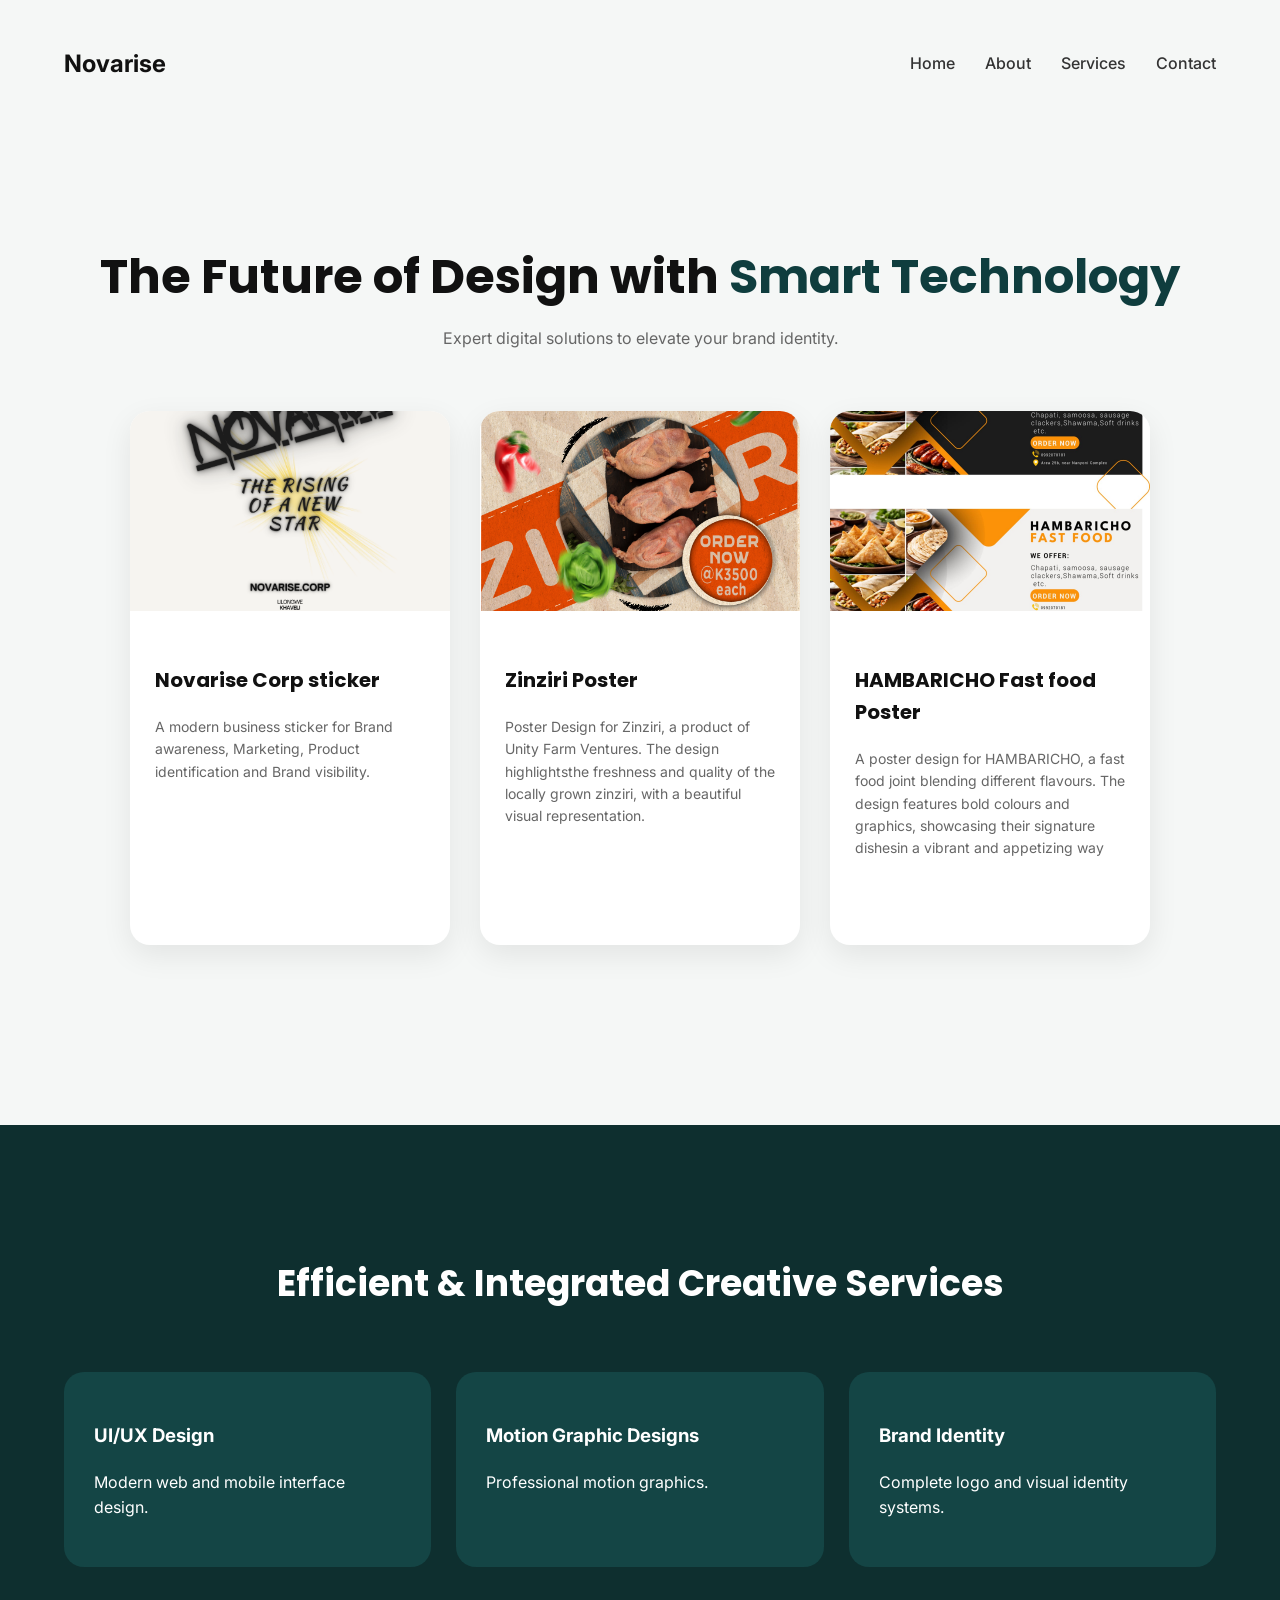
<file: graphics.html>
<!DOCTYPE html>
<html lang="en">
<head>
<meta charset="UTF-8">
<meta name="viewport" content="width=device-width, initial-scale=1.0">
<title>Novarise Tech</title>

<link href="https://fonts.googleapis.com/css2?family=Poppins:wght@600;700&family=Inter:wght@400;500&display=swap" rel="stylesheet">

<style>
body{
  margin:0;
  font-family:'Inter', sans-serif;
  background:#F5F7F6;
  color:#111;
  line-height:1.6;
}

.container{
  width:90%;
  max-width:1200px;
  margin:auto;
}

nav{
  display:flex;
  justify-content:space-between;
  align-items:center;
  padding:25px 0;
}

nav ul{
  list-style:none;
  display:flex;
  gap:30px;
}

nav a{
  text-decoration:none;
  color:#333;
  font-weight:500;
}

.hero{
  text-align:center;
  padding:80px 0;
}

.hero h1{
  font-family:'Poppins', sans-serif;
  font-size:clamp(28px,5vw,48px);
  line-height:1.2;
  margin-bottom:16px;
}

.hero span{
  color:#0F3D3E;
}

.hero p{
  color:#666;
  margin:20px auto 60px auto;
  max-width:600px;
}

/* PROJECT CARDS */
.projects{
  display:flex;
  justify-content:center;
  gap:30px;
  flex-wrap:wrap;
}

.project-card{
  background:white;
  width:320px;
  border-radius:20px;
  overflow:hidden;
  box-shadow:0 10px 30px rgba(0,0,0,0.08);
  transition:0.4s ease;
}

.project-card:hover{
  transform:translateY(-15px);
  box-shadow:0 20px 40px rgba(0,0,0,0.15);
}

.project-card img{
  width:100%;
  height:200px;
  object-fit:cover;
  cursor:pointer;
  transition:0.3s;
}

.project-card img:hover{
  opacity:0.85;
}

.project-content{
  padding:25px;
  text-align:left;
}

.project-content h3{
  font-family:'Poppins';
  margin-bottom:10px;
  font-size:20px;
}

.project-content p{
  color:#666;
  font-size:14px;
  line-height:1.6;
}

/* DARK SECTION */
.dark-section{
  background:#0E2F2F;
  color:white;
  padding:100px 0;
  margin-top:100px;
}

.services{
  display:grid;
  grid-template-columns:repeat(auto-fit,minmax(250px,1fr));
  gap:25px;
  margin-top:60px;
}

.service-card{
  background:#144545;
  padding:30px;
  border-radius:20px;
  transition:0.3s;
}

.service-card:hover{
  transform:translateY(-5px);
}

/* IMAGE MODAL */
.modal{
  display:none;
  position:fixed;
  z-index:999;
  padding-top:60px;
  left:0;
  top:0;
  width:100%;
  height:100%;
  background:rgba(0,0,0,0.9);
}

.modal-content{
  display:block;
  max-width:90%;
  max-height:85vh;   /*for mobile */
  margin:auto;
  border-radius:15px;
  object-fit:contain;
  animation:zoom 0.3s ease;
}

.close{
  position:absolute;
  top:20px;
  right:40px;
  color:white;
  font-size:40px;
  cursor:pointer;
}

@keyframes zoom{
  from{transform:scale(0.7);}
  to{transform:scale(1);}
}

/* Responsive layout */
@media (max-width: 768px) {
  nav{
    flex-direction:column;
    align-items:flex-start;
  }

  nav ul{
    flex-wrap:wrap;
    gap:16px;
    padding-top:12px;
  }

  .hero{
    padding:60px 0 50px;
  }

  .project-card{
    width:100%;
    max-width:360px;
  }
}

@media (max-width: 480px) {
  nav ul{
    gap:12px;
  }

  .close{
    right:20px;
    font-size:32px;
  }
}
</style>
</head>

<body>

<div class="container">
<nav>
  <h2>Novarise</h2>
  <ul>
    <li><a href="index.html">Home</a></li>
    <li><a href="#">About</a></li>
    <li><a href="#">Services</a></li>
    <li><a href="#">Contact</a></li>
  </ul>
</nav>

<section class="hero">
  <h1>The Future of Design with <span>Smart Technology</span></h1>
  <p>Expert digital solutions to elevate your brand identity.</p>

  <div class="projects">

    <div class="project-card">
      <img src="images/NOVARISE.png" alt="Dashboard Mockup">
      <div class="project-content">
        <h3>Novarise Corp sticker</h3>
        <p>A modern business sticker for Brand awareness, Marketing, Product identification and Brand visibility.</p>
      </div>
    </div>

    <div class="project-card">
      <img src="images/zinziri poster.jpg" alt="Ecommerce Mockup">
      <div class="project-content">
        <h3>Zinziri Poster</h3>
        <p>Poster Design for Zinziri, a product of Unity Farm Ventures. The design highlightsthe freshness and quality of the locally grown zinziri, with a beautiful visual representation.</p>
      </div>
    </div>

    <div class="project-card">
      <img src="images/IMG-20260303-WA0010.jpg" alt="HR System Mockup">
      <div class="project-content">
        <h3>HAMBARICHO Fast food Poster</h3>
        <p>A poster design for HAMBARICHO, a fast food joint blending different flavours. The design features bold colours and graphics, showcasing their signature dishesin a vibrant and appetizing way</p>
      </div>
    </div>

  </div>
</section>
</div>

<section class="dark-section">
<div class="container">
  <h2 style="text-align:center;font-family:'Poppins';font-size:36px;">
    Efficient & Integrated Creative Services
  </h2>

  <div class="services">

     <div class="service-card">
      <h3>UI/UX Design</h3>
      <p>Modern web and mobile interface design.</p>
    </div>
    <div class="service-card">
      <h3>Motion Graphic Designs</h3>
      <p>Professional motion graphics.</p>
    </div>
    <div class="service-card">
      <h3>Brand Identity</h3>
      <p>Complete logo and visual identity systems.</p>
    </div>
    
   
  </div>
</div>
</section>

<!-- IMAGE MODAL -->
<div id="imageModal" class="modal">
  <span class="close">&times;</span>
  <img class="modal-content" id="modalImg">
</div>

<script>
const modal = document.getElementById("imageModal");
const modalImg = document.getElementById("modalImg");
const images = document.querySelectorAll(".project-card img");
const closeBtn = document.querySelector(".close");

images.forEach(img => {
  img.addEventListener("click", function(){
    modal.style.display = "block";
    modalImg.src = this.src;
  });
});

closeBtn.onclick = function(){
  modal.style.display = "none";
};

modal.onclick = function(e){
  if(e.target === modal){
    modal.style.display = "none";
  }
};
</script>

</body>
</html>
</file>
